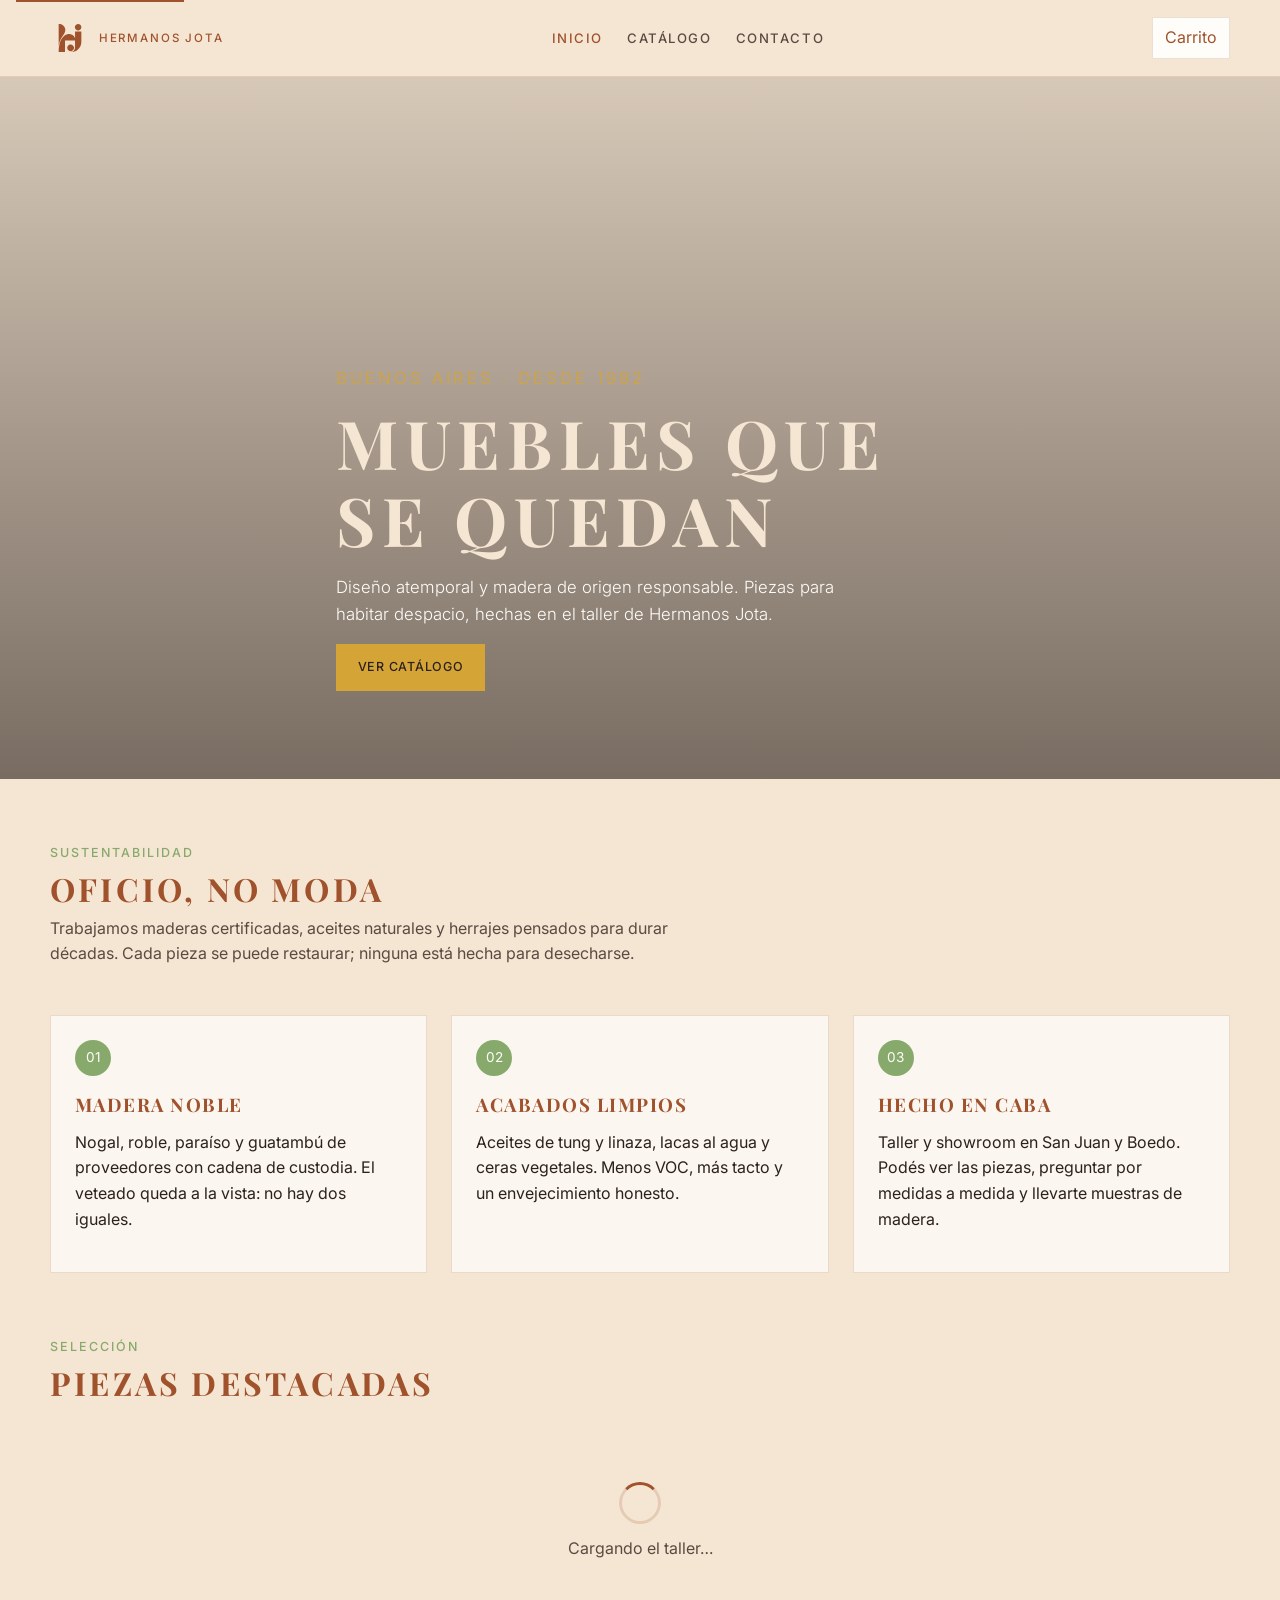
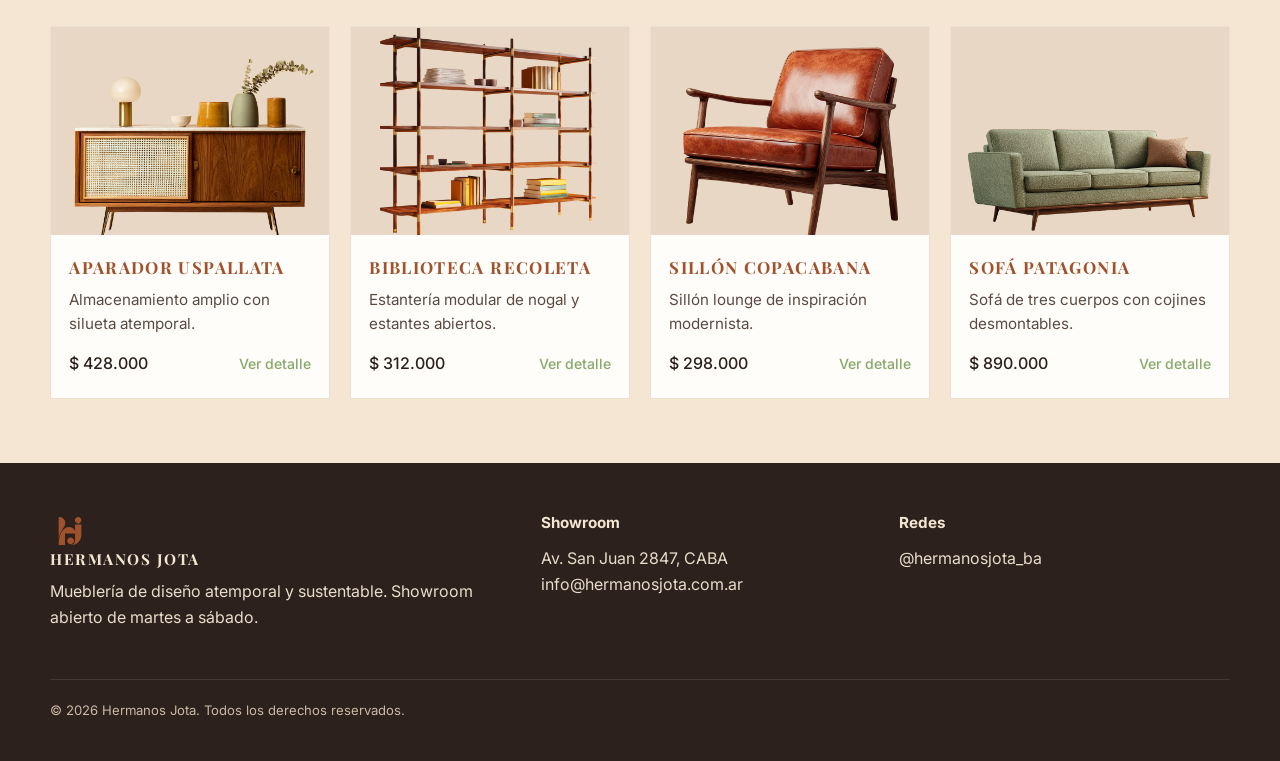
<file: index.html>
<!DOCTYPE html>
<html lang="es">
  <head>
    <meta charset="UTF-8">
    <meta name="viewport" content="width=device-width, initial-scale=1.0">
    <title>Hermanos Jota — Muebles atemporales</title>
    <meta name="description" content="Mueblería de Buenos Aires. Diseño atemporal y sustentable, hecho a oficio en madera noble.">
    <link rel="preconnect" href="https://fonts.googleapis.com">
    <link rel="preconnect" href="https://fonts.gstatic.com" crossorigin>
    <link href="https://fonts.googleapis.com/css2?family=Inter:wght@300;400;500;700&family=Playfair+Display:wght@400;700&display=swap" rel="stylesheet">
    <link rel="stylesheet" href="styles.css">
  </head>
  <body>
    <a class="skip-link" href="#contenido">Saltar al contenido</a>

    <header class="site-header">
      <div class="container header-inner">
        <a class="logo" href="index.html" aria-label="Hermanos Jota, inicio">
          <!-- <span class="logo__mark">hj</span>
          <span class="logo__slash" aria-hidden="true">/</span> -->
          <img src="./Images/logo.svg" alt="" class="logo__img">
          <span class="logo__name">Hermanos Jota</span>
        </a>
        <button class="nav-toggle" type="button" data-nav-toggle aria-expanded="false" aria-controls="menu-principal">
          <span></span><span></span><span></span>
          <span class="visually-hidden" style="position:absolute;left:-9999px">Abrir menú</span>
        </button>
        <nav class="site-nav" id="menu-principal" data-nav aria-label="Principal">
          <ul>
            <li><a href="index.html">Inicio</a></li>
            <li><a href="productos.html">Catálogo</a></li>
            <li><a href="contacto.html">Contacto</a></li>
          </ul>
        </nav>
        <div class="header-actions">
          <button class="cart-button" type="button" data-open-cart aria-label="Abrir carrito">
            Carrito
            <span class="cart-count" data-cart-count hidden>0</span>
          </button>
        </div>
      </div>
    </header>

    <main id="contenido">
      <section class="hero" aria-labelledby="hero-title">
        <div class="container hero-content">
          <p class="eyebrow">Buenos Aires · desde 1982</p>
          <h1 id="hero-title">Muebles que se quedan</h1>
          <p>Diseño atemporal y madera de origen responsable. Piezas para habitar despacio, hechas en el taller de Hermanos Jota.</p>
          <a class="btn btn-gold" href="productos.html">Ver catálogo</a>
        </div>
      </section>

      <section class="section" aria-labelledby="oficio-title">
        <div class="container">
          <div class="section-head">
            <p class="kicker">Sustentabilidad</p>
            <h2 id="oficio-title">Oficio, no moda</h2>
            <p class="intro">Trabajamos maderas certificadas, aceites naturales y herrajes pensados para durar décadas. Cada pieza se puede restaurar; ninguna está hecha para desecharse.</p>
          </div>
          <div class="story-grid">
            <article class="story-card">
              <div class="leaf" aria-hidden="true">01</div>
              <h3>Madera noble</h3>
              <p>Nogal, roble, paraíso y guatambú de proveedores con cadena de custodia. El veteado queda a la vista: no hay dos iguales.</p>
            </article>
            <article class="story-card">
              <div class="leaf" aria-hidden="true">02</div>
              <h3>Acabados limpios</h3>
              <p>Aceites de tung y linaza, lacas al agua y ceras vegetales. Menos VOC, más tacto y un envejecimiento honesto.</p>
            </article>
            <article class="story-card">
              <div class="leaf" aria-hidden="true">03</div>
              <h3>Hecho en CABA</h3>
              <p>Taller y showroom en San Juan y Boedo. Podés ver las piezas, preguntar por medidas a medida y llevarte muestras de madera.</p>
            </article>
          </div>
        </div>
      </section>

      <section class="section" style="padding-top:0" aria-labelledby="destacados-title">
        <div class="container">
          <div class="section-head">
            <p class="kicker">Selección</p>
            <h2 id="destacados-title">Piezas destacadas</h2>
          </div>
          <div class="loader" data-loader hidden>
            <div class="spinner" aria-hidden="true"></div>
            <p>Cargando el taller…</p>
          </div>
          <div class="product-grid" data-featured-grid></div>
        </div>
      </section>
    </main>

    <footer class="site-footer">
      <div class="container footer-grid">
        <section>
          <h2><img src="./Images/logo.svg" alt="" class="logo__img"> Hermanos Jota</h2>
          <p>Mueblería de diseño atemporal y sustentable. Showroom abierto de martes a sábado.</p>
        </section>
        <section>
          <h3>Showroom</h3>
          <p>Av. San Juan 2847, CABA<br>info@hermanosjota.com.ar</p>
        </section>
        <section>
          <h3>Redes</h3>
          <p class="socials">
            <a href="https://instagram.com/hermanosjota_ba" rel="noopener noreferrer" target="_blank">@hermanosjota_ba</a>
          </p>
        </section>
      </div>
      <div class="container legal">
        <p>© 2026 Hermanos Jota. Todos los derechos reservados.</p>
      </div>
    </footer>

    <div class="cart-overlay" data-cart-overlay></div>
    <aside class="cart-drawer" data-cart-drawer aria-hidden="true" aria-label="Carrito">
      <header>
        <h2>Carrito</h2>
        <button class="icon-btn" type="button" data-close-cart aria-label="Cerrar carrito">×</button>
      </header>
      <ul data-cart-list></ul>
      <footer>
        <p>Total <strong data-cart-total>$ 0</strong></p>
        <a class="btn btn-primary" href="contacto.html">Consultar pedido</a>
      </footer>
    </aside>

    <script src="products.js"></script>
    <script src="app.js"></script>
  </body>
</html>
</file>
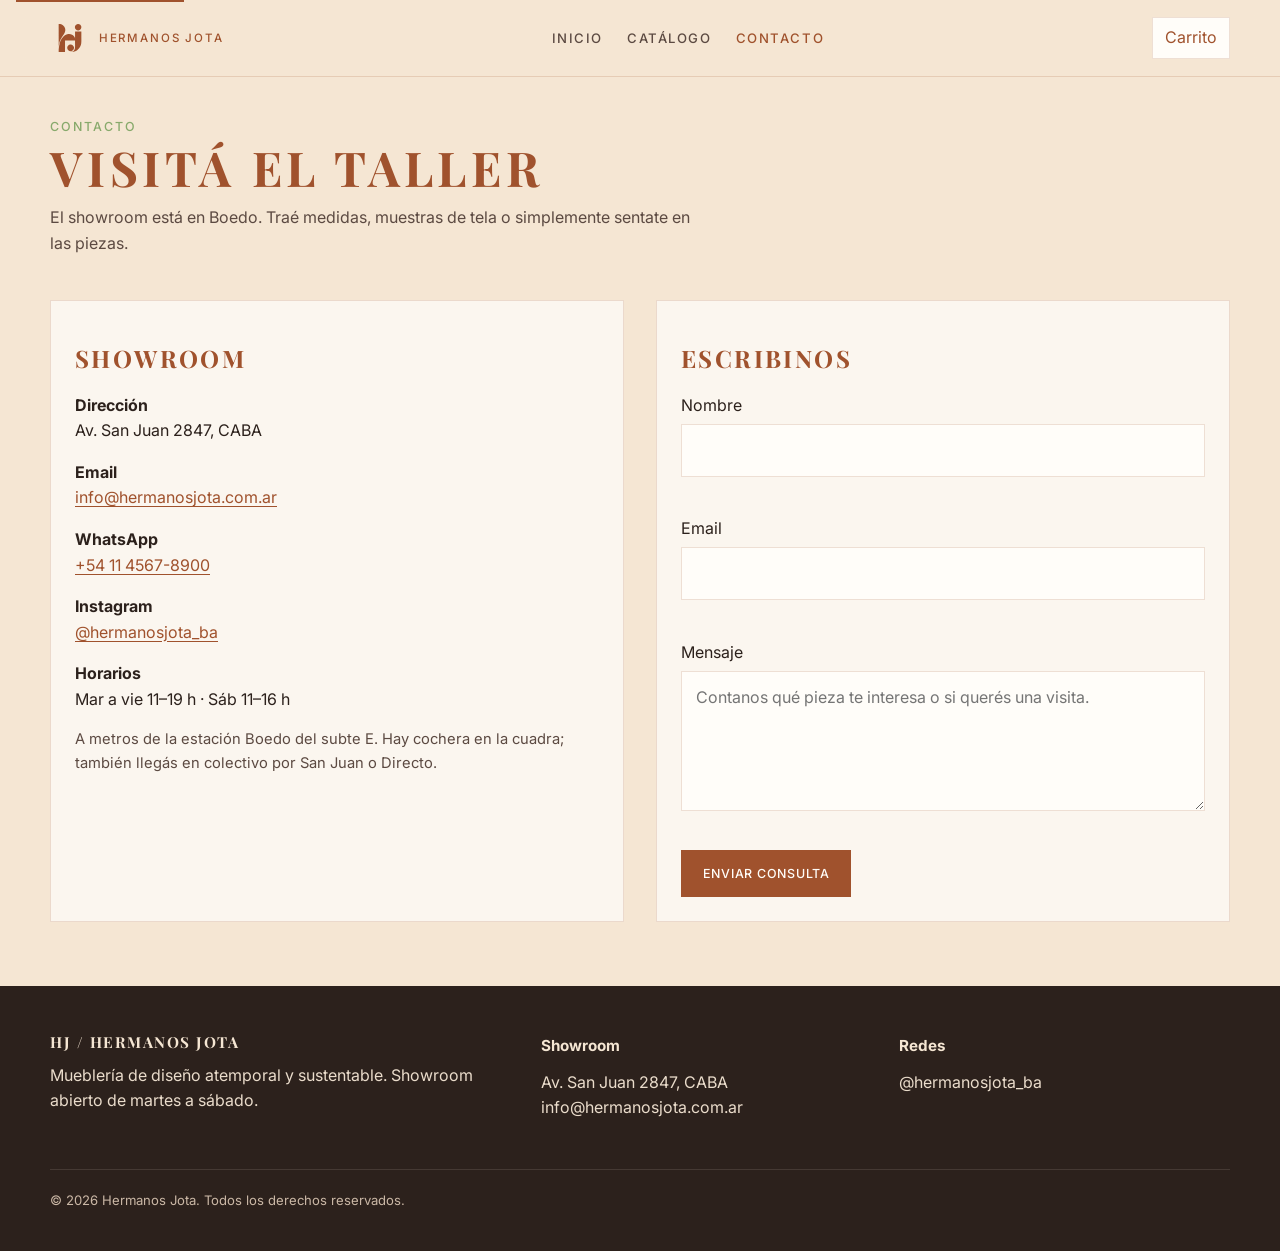
<file: contacto.html>
<!DOCTYPE html>
<html lang="es">
  <head>
    <meta charset="UTF-8">
    <meta name="viewport" content="width=device-width, initial-scale=1.0">
    <title>Contacto — Hermanos Jota</title>
    <meta name="description" content="Showroom en Av. San Juan 2847, CABA. Escribinos o visitanos.">
    <link rel="preconnect" href="https://fonts.googleapis.com">
    <link rel="preconnect" href="https://fonts.gstatic.com" crossorigin>
    <link href="https://fonts.googleapis.com/css2?family=Inter:wght@300;400;500;700&family=Playfair+Display:wght@400;700&display=swap" rel="stylesheet">
    <link rel="stylesheet" href="styles.css">
  </head>
  <body>
    <a class="skip-link" href="#contenido">Saltar al contenido</a>

    <header class="site-header">
      <div class="container header-inner">
        <a class="logo" href="index.html" aria-label="Hermanos Jota, inicio">
          <!-- <span class="logo__mark">hj</span>
          <span class="logo__slash" aria-hidden="true">/</span> -->
          <img src="./Images/logo.svg" alt="" class="logo__img">
          <span class="logo__name">Hermanos Jota</span>
        </a>
        <button class="nav-toggle" type="button" data-nav-toggle aria-expanded="false" aria-controls="menu-principal">
          <span></span><span></span><span></span>
        </button>
        <nav class="site-nav" id="menu-principal" data-nav aria-label="Principal">
          <ul>
            <li><a href="index.html">Inicio</a></li>
            <li><a href="productos.html">Catálogo</a></li>
            <li><a href="contacto.html">Contacto</a></li>
          </ul>
        </nav>
        <div class="header-actions">
          <button class="cart-button" type="button" data-open-cart aria-label="Abrir carrito">
            Carrito
            <span class="cart-count" data-cart-count hidden>0</span>
          </button>
        </div>
      </div>
    </header>

    <main id="contenido">
      <header class="page-hero container">
        <p class="kicker">Contacto</p>
        <h1>Visitá el taller</h1>
        <p class="intro">El showroom está en Boedo. Traé medidas, muestras de tela o simplemente sentate en las piezas.</p>
      </header>

      <section class="section" style="padding-top:1.25rem">
        <div class="container contact-layout">
          <aside class="contact-card">
            <h2>Showroom</h2>
            <ul class="contact-list">
              <li>
                <strong>Dirección</strong><br>
                Av. San Juan 2847, CABA
              </li>
              <li>
                <strong>Email</strong><br>
                <a href="mailto:info@hermanosjota.com.ar">info@hermanosjota.com.ar</a>
              </li>
              <li>
                <strong>WhatsApp</strong><br>
                <a href="https://wa.me/541145678900">+54 11 4567-8900</a>
              </li>
              <li>
                <strong>Instagram</strong><br>
                <a href="https://instagram.com/hermanosjota_ba" rel="noopener noreferrer" target="_blank">@hermanosjota_ba</a>
              </li>
              <li>
                <strong>Horarios</strong><br>
                Mar a vie 11–19 h · Sáb 11–16 h
              </li>
            </ul>
            <p class="map-note">A metros de la estación Boedo del subte E. Hay cochera en la cuadra; también llegás en colectivo por San Juan o Directo.</p>
          </aside>

          <div class="form-card">
            <h2>Escribinos</h2>
            <div class="form-success" data-form-success hidden tabindex="-1"></div>
            <form data-contact-form novalidate>
              <div class="form-field">
                <label for="nombre">Nombre</label>
                <input id="nombre" name="nombre" type="text" autocomplete="name" required>
                <span class="error" data-error-for="nombre"></span>
              </div>
              <div class="form-field">
                <label for="email">Email</label>
                <input id="email" name="email" type="email" autocomplete="email" required>
                <span class="error" data-error-for="email"></span>
              </div>
              <div class="form-field">
                <label for="mensaje">Mensaje</label>
                <textarea id="mensaje" name="mensaje" required placeholder="Contanos qué pieza te interesa o si querés una visita."></textarea>
                <span class="error" data-error-for="mensaje"></span>
              </div>
              <button class="btn btn-primary" type="submit">Enviar consulta</button>
            </form>
          </div>
        </div>
      </section>
    </main>

    <footer class="site-footer">
      <div class="container footer-grid">
        <section>
          <h2>hj / Hermanos Jota</h2>
          <p>Mueblería de diseño atemporal y sustentable. Showroom abierto de martes a sábado.</p>
        </section>
        <section>
          <h3>Showroom</h3>
          <p>Av. San Juan 2847, CABA<br>info@hermanosjota.com.ar</p>
        </section>
        <section>
          <h3>Redes</h3>
          <p class="socials">
            <a href="https://instagram.com/hermanosjota_ba" rel="noopener noreferrer" target="_blank">@hermanosjota_ba</a>
          </p>
        </section>
      </div>
      <div class="container legal">
        <p>© 2026 Hermanos Jota. Todos los derechos reservados.</p>
      </div>
    </footer>

    <div class="cart-overlay" data-cart-overlay></div>
    <aside class="cart-drawer" data-cart-drawer aria-hidden="true" aria-label="Carrito">
      <header>
        <h2>Carrito</h2>
        <button class="icon-btn" type="button" data-close-cart aria-label="Cerrar carrito">×</button>
      </header>
      <ul data-cart-list></ul>
      <footer>
        <p>Total <strong data-cart-total>$ 0</strong></p>
        <a class="btn btn-primary" href="contacto.html">Consultar pedido</a>
      </footer>
    </aside>

    <script src="products.js"></script>
    <script src="app.js"></script>
  </body>
</html>
</file>
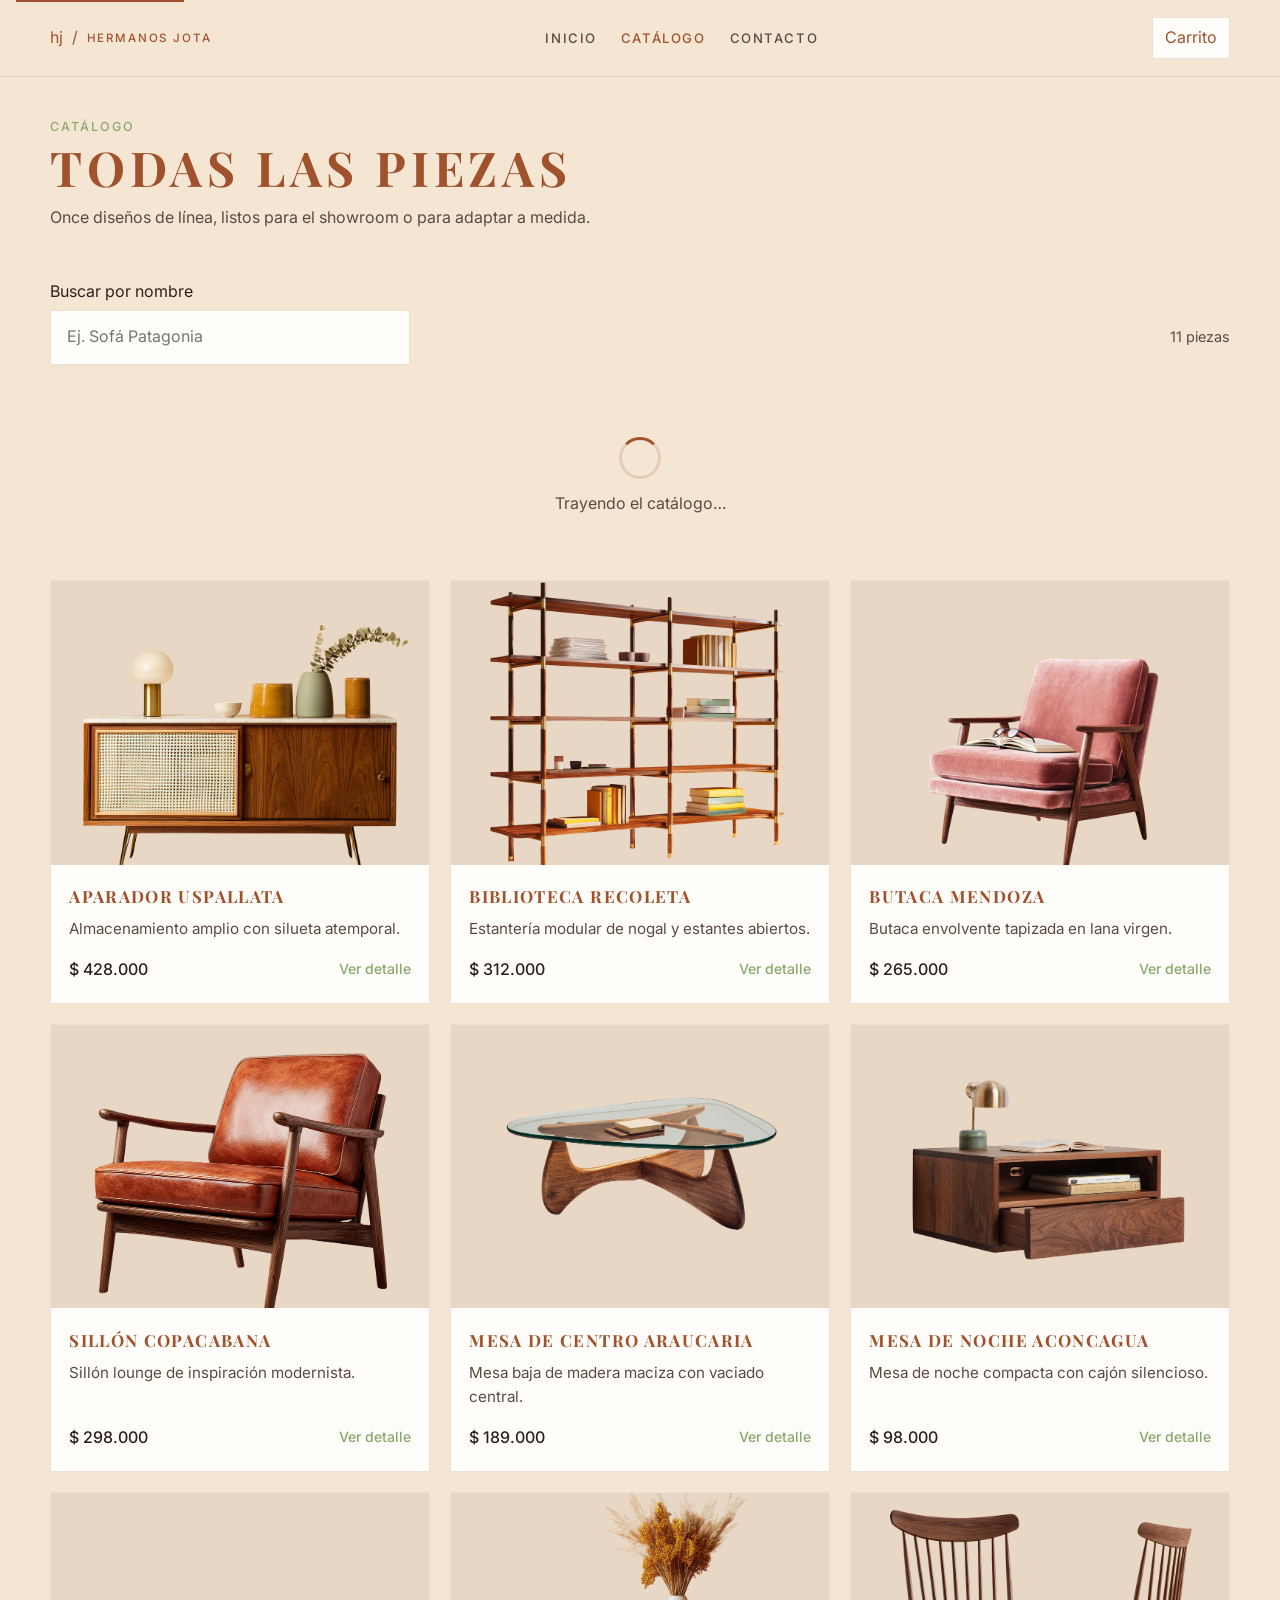
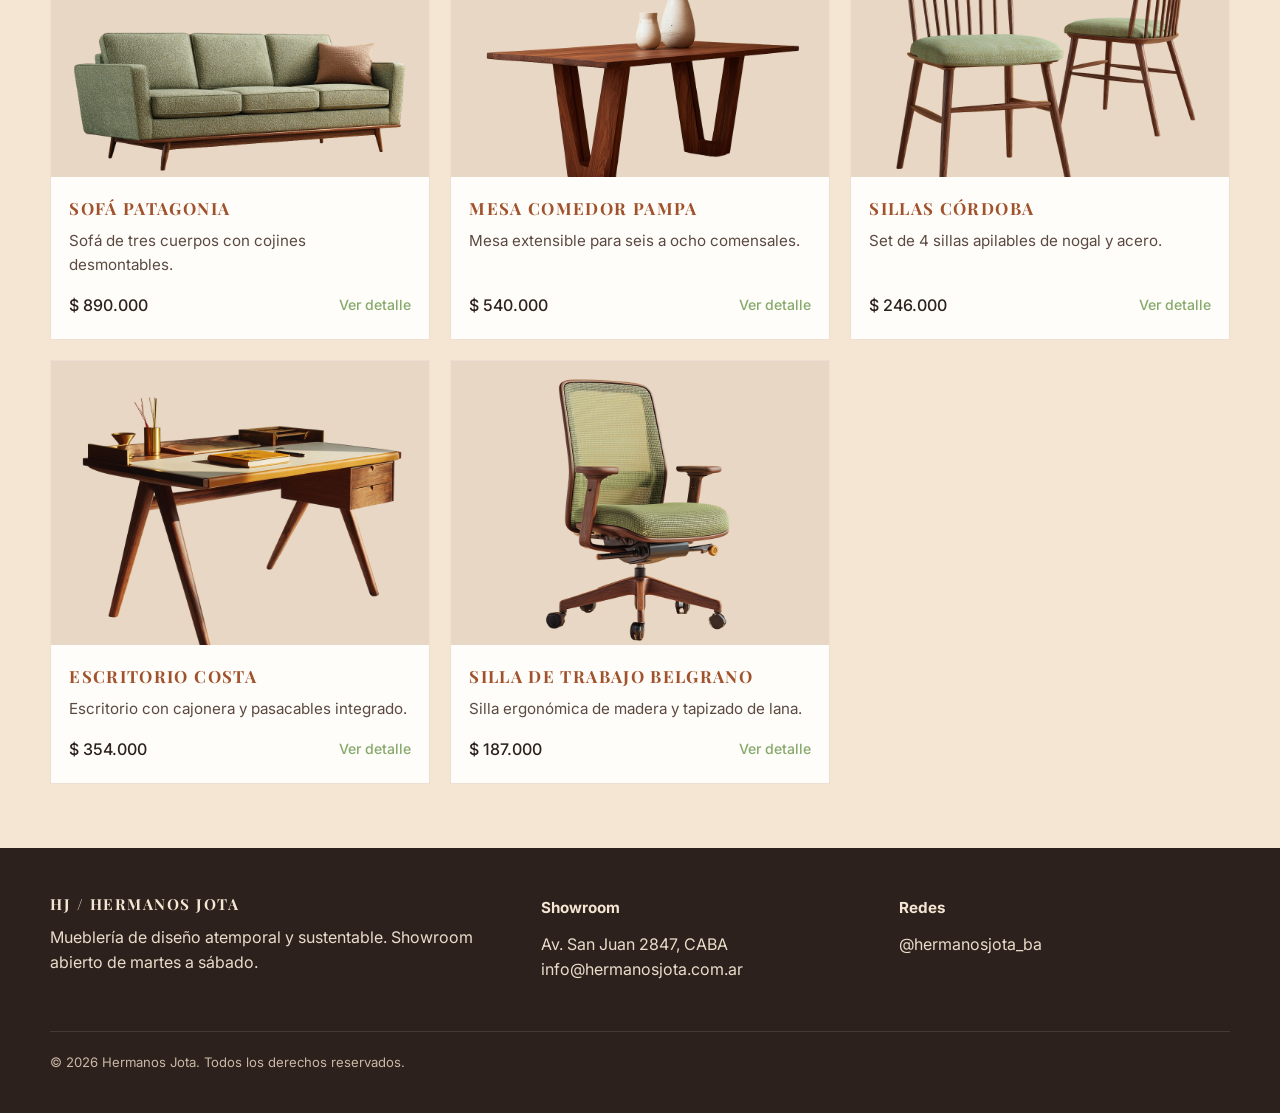
<file: productos.html>
<!DOCTYPE html>
<html lang="es">
  <head>
    <meta charset="UTF-8">
    <meta name="viewport" content="width=device-width, initial-scale=1.0">
    <title>Catálogo — Hermanos Jota</title>
    <meta name="description" content="Catálogo completo de muebles Hermanos Jota: aparadores, mesas, sillas y más.">
    <link rel="preconnect" href="https://fonts.googleapis.com">
    <link rel="preconnect" href="https://fonts.gstatic.com" crossorigin>
    <link href="https://fonts.googleapis.com/css2?family=Inter:wght@300;400;500;700&family=Playfair+Display:wght@400;700&display=swap" rel="stylesheet">
    <link rel="stylesheet" href="styles.css">
  </head>
  <body>
    <a class="skip-link" href="#contenido">Saltar al contenido</a>

    <header class="site-header">
      <div class="container header-inner">
        <a class="logo" href="index.html" aria-label="Hermanos Jota, inicio">
          <span class="logo__mark">hj</span>
          <span class="logo__slash" aria-hidden="true">/</span>
          <span class="logo__name">Hermanos Jota</span>
        </a>
        <button class="nav-toggle" type="button" data-nav-toggle aria-expanded="false" aria-controls="menu-principal">
          <span></span><span></span><span></span>
        </button>
        <nav class="site-nav" id="menu-principal" data-nav aria-label="Principal">
          <ul>
            <li><a href="index.html">Inicio</a></li>
            <li><a href="productos.html">Catálogo</a></li>
            <li><a href="contacto.html">Contacto</a></li>
          </ul>
        </nav>
        <div class="header-actions">
          <button class="cart-button" type="button" data-open-cart aria-label="Abrir carrito">
            Carrito
            <span class="cart-count" data-cart-count hidden>0</span>
          </button>
        </div>
      </div>
    </header>

    <main id="contenido">
      <header class="page-hero container">
        <p class="kicker">Catálogo</p>
        <h1>Todas las piezas</h1>
        <p class="intro">Once diseños de línea, listos para el showroom o para adaptar a medida.</p>
      </header>

      <section class="section" style="padding-top:1.5rem" aria-labelledby="catalogo-title">
        <div class="container">
          <h2 id="catalogo-title" class="visually-hidden" style="position:absolute;left:-9999px">Listado de productos</h2>
          <div class="catalog-toolbar">
            <label class="search-field">
              Buscar por nombre
              <input type="search" data-product-search placeholder="Ej. Sofá Patagonia" autocomplete="off">
            </label>
            <p class="muted" data-result-count></p>
          </div>
          <div class="loader" data-loader>
            <div class="spinner" role="status" aria-label="Cargando productos"></div>
            <p>Trayendo el catálogo…</p>
          </div>
          <div class="product-grid catalog" data-catalog-grid></div>
        </div>
      </section>
    </main>

    <footer class="site-footer">
      <div class="container footer-grid">
        <section>
          <h2>hj / Hermanos Jota</h2>
          <p>Mueblería de diseño atemporal y sustentable. Showroom abierto de martes a sábado.</p>
        </section>
        <section>
          <h3>Showroom</h3>
          <p>Av. San Juan 2847, CABA<br>info@hermanosjota.com.ar</p>
        </section>
        <section>
          <h3>Redes</h3>
          <p class="socials">
            <a href="https://instagram.com/hermanosjota_ba" rel="noopener noreferrer" target="_blank">@hermanosjota_ba</a>
          </p>
        </section>
      </div>
      <div class="container legal">
        <p>© 2026 Hermanos Jota. Todos los derechos reservados.</p>
      </div>
    </footer>

    <div class="cart-overlay" data-cart-overlay></div>
    <aside class="cart-drawer" data-cart-drawer aria-hidden="true" aria-label="Carrito">
      <header>
        <h2>Carrito</h2>
        <button class="icon-btn" type="button" data-close-cart aria-label="Cerrar carrito">×</button>
      </header>
      <ul data-cart-list></ul>
      <footer>
        <p>Total <strong data-cart-total>$ 0</strong></p>
        <a class="btn btn-primary" href="contacto.html">Consultar pedido</a>
      </footer>
    </aside>

    <script src="products.js"></script>
    <script src="app.js"></script>
  </body>
</html>
</file>
<file: styles.css>
/* Hermanos Jota — estilos globales, mobile-first */

:root {
  --siena: #a0522d;
  --salvia: #87a96b;
  --alabastro: #f5e6d3;
  --vara-oro: #d4a437;
  --rosa: #c47a6d;
  --tinta: #2c211c;
  --tinta-suave: #5c4a42;
  --papel: #fbf6ef;
  --blanco: #fffdf9;
  --linea: rgba(160, 82, 45, 0.18);
  --sombra: 0 18px 40px rgba(44, 33, 28, 0.12);
  --radio: 14px;
  --max: 1180px;
  --header: 76px;
}

*,
*::before,
*::after {
  box-sizing: border-box;
}

html {
  scroll-behavior: smooth;
}

body {
  margin: 0;
  font-family: Inter, system-ui, sans-serif;
  font-weight: 400;
  color: var(--tinta);
  background: var(--alabastro);
  line-height: 1.6;
  min-height: 100vh;
  display: flex;
  flex-direction: column;
}

img {
  max-width: 100%;
  display: block;
}

a {
  color: inherit;
  text-decoration: none;
}

button,
input,
textarea {
  font: inherit;
}

h1,
h2,
.display {
  font-family: "Playfair Display", Georgia, serif;
  font-weight: 700;
  letter-spacing: 0.1em;
  text-transform: uppercase;
  line-height: 1.15;
  color: var(--siena);
}

p {
  margin: 0 0 1rem;
}

.container {
  width: min(100% - 2rem, var(--max));
  margin-inline: auto;
}

.skip-link {
  position: absolute;
  left: 1rem;
  top: -40px;
  background: var(--siena);
  color: var(--blanco);
  padding: 0.5rem 0.9rem;
  z-index: 100;
}

.skip-link:focus {
  top: 0.75rem;
}

/* Header */

.site-header {
  position: sticky;
  top: 0;
  z-index: 40;
  background: rgba(245, 230, 211, 0.92);
  backdrop-filter: blur(12px);
  border-bottom: 1px solid var(--linea);
}

.header-inner {
  display: flex;
  align-items: center;
  justify-content: space-between;
  gap: 1rem;
  min-height: var(--header);
}
/* Estilos para el logo con imagen SVG */
.logo {
  display: flex;
  align-items: center; /* Alinea verticalmente la imagen y el texto */
  gap: 0.55rem;
  color: var(--siena);
  text-decoration: none;
}

.logo__img {
  height: 40px;        /* Define un alto fijo adecuado para el header */
  width: auto;         /* Mantiene las proporciones de tu archivo SVG */
  object-fit: contain;
  display: block;
}
/*.logo {
  display: flex;
  align-items: baseline;
  gap: 0.55rem;
  color: var(--siena);
}

.logo__mark {
  font-family: "Playfair Display", Georgia, serif;
  font-size: 1.35rem;
  letter-spacing: 0.04em;
}

.logo__slash {
  opacity: 0.45;
  font-weight: 300;
}*/

.logo__name {
  font-size: 0.72rem;
  font-weight: 500;
  letter-spacing: 0.16em;
  text-transform: uppercase;
}

.nav-toggle {
  display: inline-flex;
  flex-direction: column;
  justify-content: center;
  gap: 5px;
  width: 42px;
  height: 42px;
  border: 1px solid var(--linea);
  background: transparent;
  cursor: pointer;
  padding: 0;
}

.nav-toggle span {
  display: block;
  height: 2px;
  width: 18px;
  margin-inline: auto;
  background: var(--siena);
}

.site-nav {
  display: none;
  position: absolute;
  left: 0;
  right: 0;
  top: var(--header);
  background: var(--papel);
  border-bottom: 1px solid var(--linea);
  padding: 1rem 1.25rem 1.25rem;
}

.site-nav.is-open {
  display: block;
}

.site-nav ul {
  list-style: none;
  margin: 0;
  padding: 0;
  display: flex;
  flex-direction: column;
  gap: 0.85rem;
}

.site-nav a {
  font-size: 0.82rem;
  font-weight: 500;
  letter-spacing: 0.12em;
  text-transform: uppercase;
  color: var(--tinta-suave);
}

.site-nav a[aria-current="page"],
.site-nav a:hover {
  color: var(--siena);
}

.header-actions {
  display: flex;
  align-items: center;
  gap: 0.5rem;
}

.cart-button {
  position: relative;
  display: inline-flex;
  align-items: center;
  gap: 0.4rem;
  border: 1px solid var(--linea);
  background: var(--blanco);
  color: var(--siena);
  padding: 0.45rem 0.75rem;
  cursor: pointer;
}

.cart-count {
  min-width: 1.25rem;
  height: 1.25rem;
  border-radius: 999px;
  background: var(--vara-oro);
  color: var(--tinta);
  font-size: 0.7rem;
  font-weight: 700;
  display: inline-grid;
  place-items: center;
}

.cart-count[hidden] {
  display: none;
}

/* Cart drawer */

.cart-overlay {
  position: fixed;
  inset: 0;
  background: rgba(44, 33, 28, 0.35);
  opacity: 0;
  pointer-events: none;
  transition: opacity 0.25s ease;
  z-index: 50;
}

.cart-overlay.is-open {
  opacity: 1;
  pointer-events: auto;
}

.cart-drawer {
  position: fixed;
  top: 0;
  right: 0;
  width: min(100%, 400px);
  height: 100%;
  background: var(--papel);
  z-index: 60;
  transform: translateX(100%);
  transition: transform 0.28s ease;
  display: flex;
  flex-direction: column;
  padding: 1.25rem;
}

.cart-drawer.is-open {
  transform: translateX(0);
}

.cart-drawer h2 {
  font-size: 1.1rem;
  margin: 0;
}

.cart-drawer header,
.cart-drawer footer {
  display: flex;
  align-items: center;
  justify-content: space-between;
  gap: 1rem;
}

.cart-drawer ul {
  list-style: none;
  margin: 1rem 0;
  padding: 0;
  overflow: auto;
  flex: 1;
}

.cart-item {
  display: grid;
  grid-template-columns: 64px 1fr;
  gap: 0.85rem;
  padding: 0.85rem 0;
  border-bottom: 1px solid var(--linea);
}

.cart-item img {
  width: 64px;
  height: 64px;
  object-fit: cover;
}

.cart-item__name {
  margin: 0;
  font-weight: 500;
}

.cart-item__meta,
.muted {
  color: var(--tinta-suave);
  font-size: 0.9rem;
}

.cart-item__actions {
  display: flex;
  gap: 0.4rem;
  margin-top: 0.4rem;
}

.cart-item__actions button {
  border: 1px solid var(--linea);
  background: var(--blanco);
  cursor: pointer;
  min-width: 1.8rem;
}

.cart-empty {
  color: var(--tinta-suave);
  padding: 2rem 0;
}

/* Buttons */

.btn {
  display: inline-flex;
  align-items: center;
  justify-content: center;
  gap: 0.5rem;
  border: 0;
  cursor: pointer;
  padding: 0.85rem 1.35rem;
  font-weight: 500;
  letter-spacing: 0.06em;
  text-transform: uppercase;
  font-size: 0.78rem;
  transition: transform 0.15s ease, background 0.15s ease;
}

.btn:hover {
  transform: translateY(-1px);
}

.btn-primary {
  background: var(--siena);
  color: var(--blanco);
}

.btn-primary:hover {
  background: #8a4424;
}

.btn-ghost {
  background: transparent;
  color: var(--siena);
  border: 1px solid var(--siena);
}

.btn-gold {
  background: var(--vara-oro);
  color: var(--tinta);
}

.icon-btn {
  border: 0;
  background: transparent;
  cursor: pointer;
  font-size: 1.4rem;
  color: var(--siena);
}

.text-link {
  color: var(--salvia);
  font-weight: 500;
  font-size: 0.88rem;
}

.text-link:hover {
  text-decoration: underline;
}

.linkish {
  border: 0 !important;
  background: none !important;
  color: var(--rosa);
  cursor: pointer;
  padding: 0;
}

/* Hero */

.hero {
  position: relative;
  min-height: 78vh;
  display: grid;
  align-items: end;
  color: var(--blanco);
  background:
    linear-gradient(180deg, rgba(44, 33, 28, 0.15), rgba(44, 33, 28, 0.62)),
    url("https://images.unsplash.com/photo-1616486338812-3dadae4b4ace?auto=format&fit=crop&w=1800&q=80")
      center/cover no-repeat;
}

.hero-content {
  padding: 3.5rem 0 4rem;
  max-width: 38rem;
}

.eyebrow {
  display: inline-block;
  font-size: 0.75rem;
  letter-spacing: 0.18em;
  text-transform: uppercase;
  color: var(--vara-oro);
  margin-bottom: 0.75rem;
  font-weight: 500;
}

.hero h1 {
  color: var(--alabastro);
  font-size: clamp(2.1rem, 6vw, 4.2rem);
  margin: 0 0 1rem;
}

.hero p {
  font-weight: 300;
  font-size: 1.05rem;
  max-width: 34rem;
}

/* Sections */

.section {
  padding: 4rem 0;
}

.section-head {
  display: flex;
  flex-direction: column;
  gap: 0.5rem;
  margin-bottom: 2rem;
}

.section-head h2 {
  margin: 0;
  font-size: clamp(1.4rem, 3vw, 2rem);
}

.kicker {
  color: var(--salvia);
  font-size: 0.78rem;
  letter-spacing: 0.16em;
  text-transform: uppercase;
  font-weight: 500;
  margin: 0;
}

.intro {
  color: var(--tinta-suave);
  max-width: 40rem;
}

.story-grid {
  display: grid;
  gap: 1.5rem;
}

.story-card {
  background: var(--papel);
  padding: 1.5rem;
  border: 1px solid var(--linea);
}

.story-card h3 {
  font-family: "Playfair Display", Georgia, serif;
  letter-spacing: 0.08em;
  text-transform: uppercase;
  color: var(--siena);
  margin: 0 0 0.6rem;
}

.leaf {
  width: 36px;
  height: 36px;
  border-radius: 50%;
  background: var(--salvia);
  display: grid;
  place-items: center;
  color: var(--blanco);
  margin-bottom: 0.9rem;
  font-size: 0.85rem;
}

/* Product cards */

.product-grid {
  display: grid;
  grid-template-columns: 1fr;
  gap: 1.25rem;
}

.product-card {
  background: var(--blanco);
  border: 1px solid var(--linea);
  overflow: hidden;
  display: flex;
  flex-direction: column;
  min-height: 100%;
}

.product-card__media {
  aspect-ratio: 4 / 3;
  overflow: hidden;
  background: #e8d7c4;
}

.product-card__media img {
  width: 100%;
  height: 100%;
  object-fit: cover;
  transition: transform 0.45s ease;
}

.product-card:hover img {
  transform: scale(1.04);
}

.product-card__body {
  padding: 1.15rem 1.15rem 1.3rem;
  display: flex;
  flex-direction: column;
  gap: 0.45rem;
  flex: 1;
}

.product-card__title {
  font-family: "Playfair Display", Georgia, serif;
  font-size: 1.05rem;
  letter-spacing: 0.08em;
  text-transform: uppercase;
  margin: 0;
  color: var(--siena);
}

.product-card__excerpt {
  color: var(--tinta-suave);
  font-size: 0.95rem;
  margin: 0;
  flex: 1;
}

.product-card__footer {
  display: flex;
  justify-content: space-between;
  align-items: center;
  gap: 0.75rem;
  margin-top: 0.5rem;
}

.product-card__price {
  margin: 0;
  font-weight: 500;
}

.catalog-toolbar {
  display: flex;
  flex-direction: column;
  gap: 1rem;
  margin-bottom: 1.5rem;
}

.search-field {
  display: flex;
  flex-direction: column;
  gap: 0.35rem;
}

.search-field input {
  width: 100%;
  border: 1px solid var(--linea);
  background: var(--blanco);
  padding: 0.85rem 1rem;
  color: var(--tinta);
}

.search-field input:focus,
.form-field input:focus,
.form-field textarea:focus {
  outline: 2px solid var(--salvia);
  outline-offset: 1px;
}

.empty-state {
  grid-column: 1 / -1;
  text-align: center;
  padding: 3rem 1rem;
  color: var(--tinta-suave);
}

/* Loader */

.loader {
  display: flex;
  flex-direction: column;
  align-items: center;
  gap: 0.75rem;
  padding: 3rem 0;
  color: var(--tinta-suave);
}

.spinner {
  width: 42px;
  height: 42px;
  border: 3px solid var(--linea);
  border-top-color: var(--siena);
  border-radius: 50%;
  animation: spin 0.8s linear infinite;
}

@keyframes spin {
  to {
    transform: rotate(360deg);
  }
}

/* Product detail */

.product-detail {
  display: grid;
  gap: 2rem;
  padding: 2.5rem 0 4rem;
}

.product-gallery img {
  width: 100%;
  aspect-ratio: 4 / 3;
  object-fit: cover;
  border: 1px solid var(--linea);
}

.product-info h1 {
  font-size: clamp(1.6rem, 4vw, 2.4rem);
  margin: 0.35rem 0 0.75rem;
}

.price {
  font-size: 1.35rem;
  font-weight: 500;
  margin: 0 0 1rem;
}

.specs {
  list-style: none;
  margin: 1.5rem 0;
  padding: 0;
  border-top: 1px solid var(--linea);
}

.specs > div {
  display: grid;
  gap: 0.2rem;
  padding: 0.9rem 0;
  border-bottom: 1px solid var(--linea);
}

.specs dt {
  font-size: 0.72rem;
  letter-spacing: 0.14em;
  text-transform: uppercase;
  color: var(--rosa);
  font-weight: 500;
}

.specs dd {
  margin: 0;
}

.add-feedback {
  margin-top: 0.85rem;
  color: var(--salvia);
  font-weight: 500;
}

.notice {
  background: var(--papel);
  border: 1px solid var(--linea);
  padding: 2rem;
  margin: 3rem 0;
}

/* Contact */

.contact-layout {
  display: grid;
  gap: 2rem;
}

.contact-card,
.form-card {
  background: var(--papel);
  border: 1px solid var(--linea);
  padding: 1.5rem;
}

.contact-list {
  list-style: none;
  padding: 0;
  margin: 0;
}

.contact-list li {
  margin: 0 0 1rem;
}

.contact-list a {
  color: var(--siena);
  text-decoration: underline;
  text-underline-offset: 3px;
}

.form-field {
  display: flex;
  flex-direction: column;
  gap: 0.35rem;
  margin-bottom: 1rem;
}

.form-field input,
.form-field textarea {
  border: 1px solid var(--linea);
  background: var(--blanco);
  padding: 0.8rem 0.9rem;
  color: var(--tinta);
}

.form-field textarea {
  min-height: 140px;
  resize: vertical;
}

.form-field .error {
  min-height: 1.1rem;
  color: #9a3b32;
  font-size: 0.82rem;
}

.is-invalid {
  border-color: #9a3b32 !important;
}

.form-success {
  background: color-mix(in srgb, var(--salvia) 18%, var(--papel));
  border: 1px solid var(--salvia);
  color: var(--tinta);
  padding: 1rem 1.1rem;
  margin-bottom: 1rem;
}

.map-note {
  font-size: 0.92rem;
  color: var(--tinta-suave);
}

/* Footer */

.site-footer {
  background: #2c211c;
  color: #eadccb;
  padding: 3rem 0 1.5rem;
  margin-top: auto;
}

.footer-grid {
  display: grid;
  gap: 1.75rem;
  padding-bottom: 2rem;
  border-bottom: 1px solid rgba(245, 230, 211, 0.12);
}

.site-footer h2,
.site-footer h3 {
  color: var(--alabastro);
  margin: 0 0 0.7rem;
  font-size: 0.95rem;
}

.site-footer a:hover {
  color: var(--vara-oro);
}

.socials {
  display: flex;
  gap: 1rem;
}

.legal {
  padding-top: 1.25rem;
  font-size: 0.82rem;
  color: #cbb8a6;
}

.page-hero {
  padding: 2.5rem 0 0.5rem;
}

.page-hero h1 {
  margin: 0.2rem 0 0.6rem;
  font-size: clamp(1.8rem, 5vw, 3rem);
}

/* Tablets */

@media (min-width: 720px) {
  .nav-toggle {
    display: none;
  }

  .header-inner {
    display: grid;
    grid-template-columns: auto 1fr auto;
  }

  .site-nav {
    display: block;
    position: static;
    background: transparent;
    border: 0;
    padding: 0;
  }

  .site-nav ul {
    flex-direction: row;
    justify-content: center;
    gap: 1.5rem;
  }

  .product-grid {
    grid-template-columns: repeat(2, 1fr);
  }

  .story-grid {
    grid-template-columns: repeat(2, 1fr);
  }

  .catalog-toolbar {
    flex-direction: row;
    align-items: end;
    justify-content: space-between;
  }

  .search-field {
    width: min(100%, 360px);
  }

  .product-detail {
    grid-template-columns: 1.1fr 0.9fr;
    align-items: start;
  }

  .contact-layout,
  .footer-grid {
    grid-template-columns: 1fr 1fr;
  }
}

/* Desktop */

@media (min-width: 1024px) {
  .product-grid {
    grid-template-columns: repeat(4, 1fr);
  }

  .product-grid.catalog {
    grid-template-columns: repeat(3, 1fr);
  }

  .story-grid {
    grid-template-columns: repeat(3, 1fr);
  }

  .hero-content {
    padding-bottom: 5.5rem;
  }

  .footer-grid {
    grid-template-columns: 1.4fr 1fr 1fr;
  }
}
</file>
